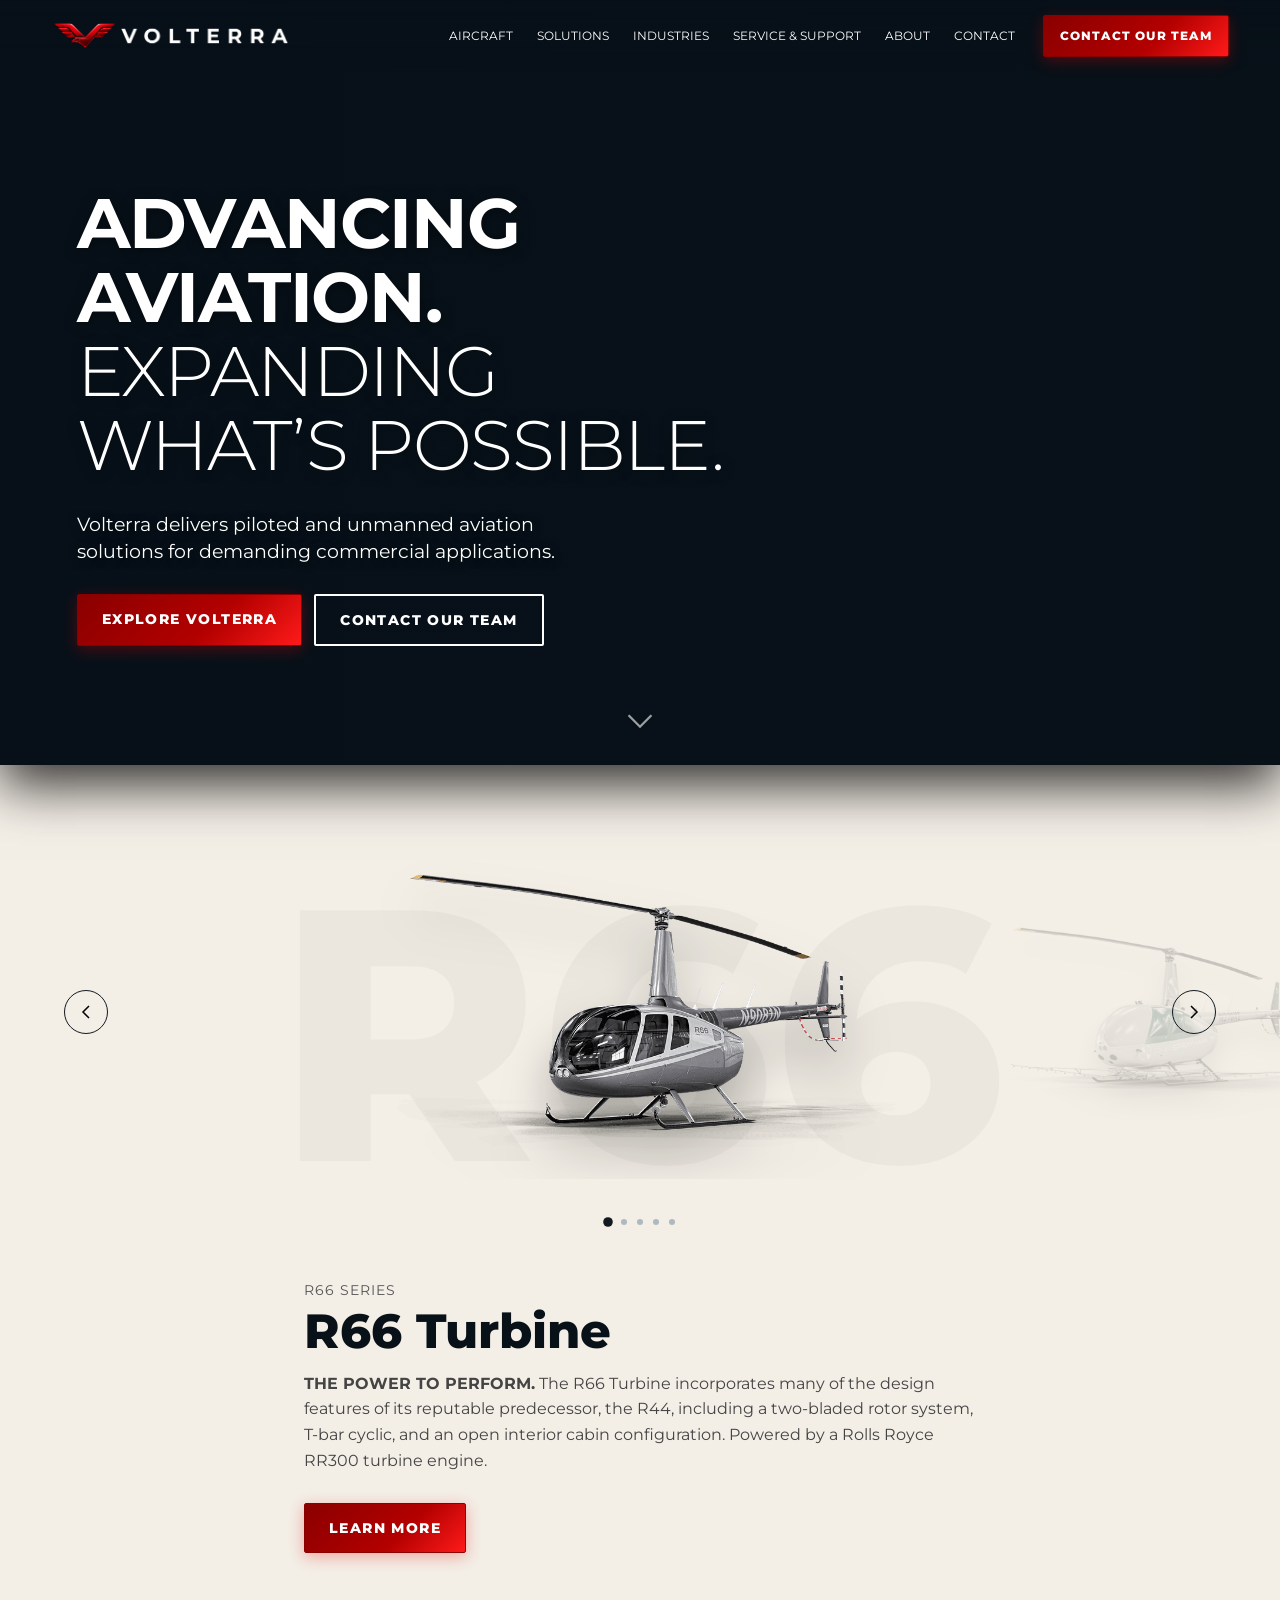
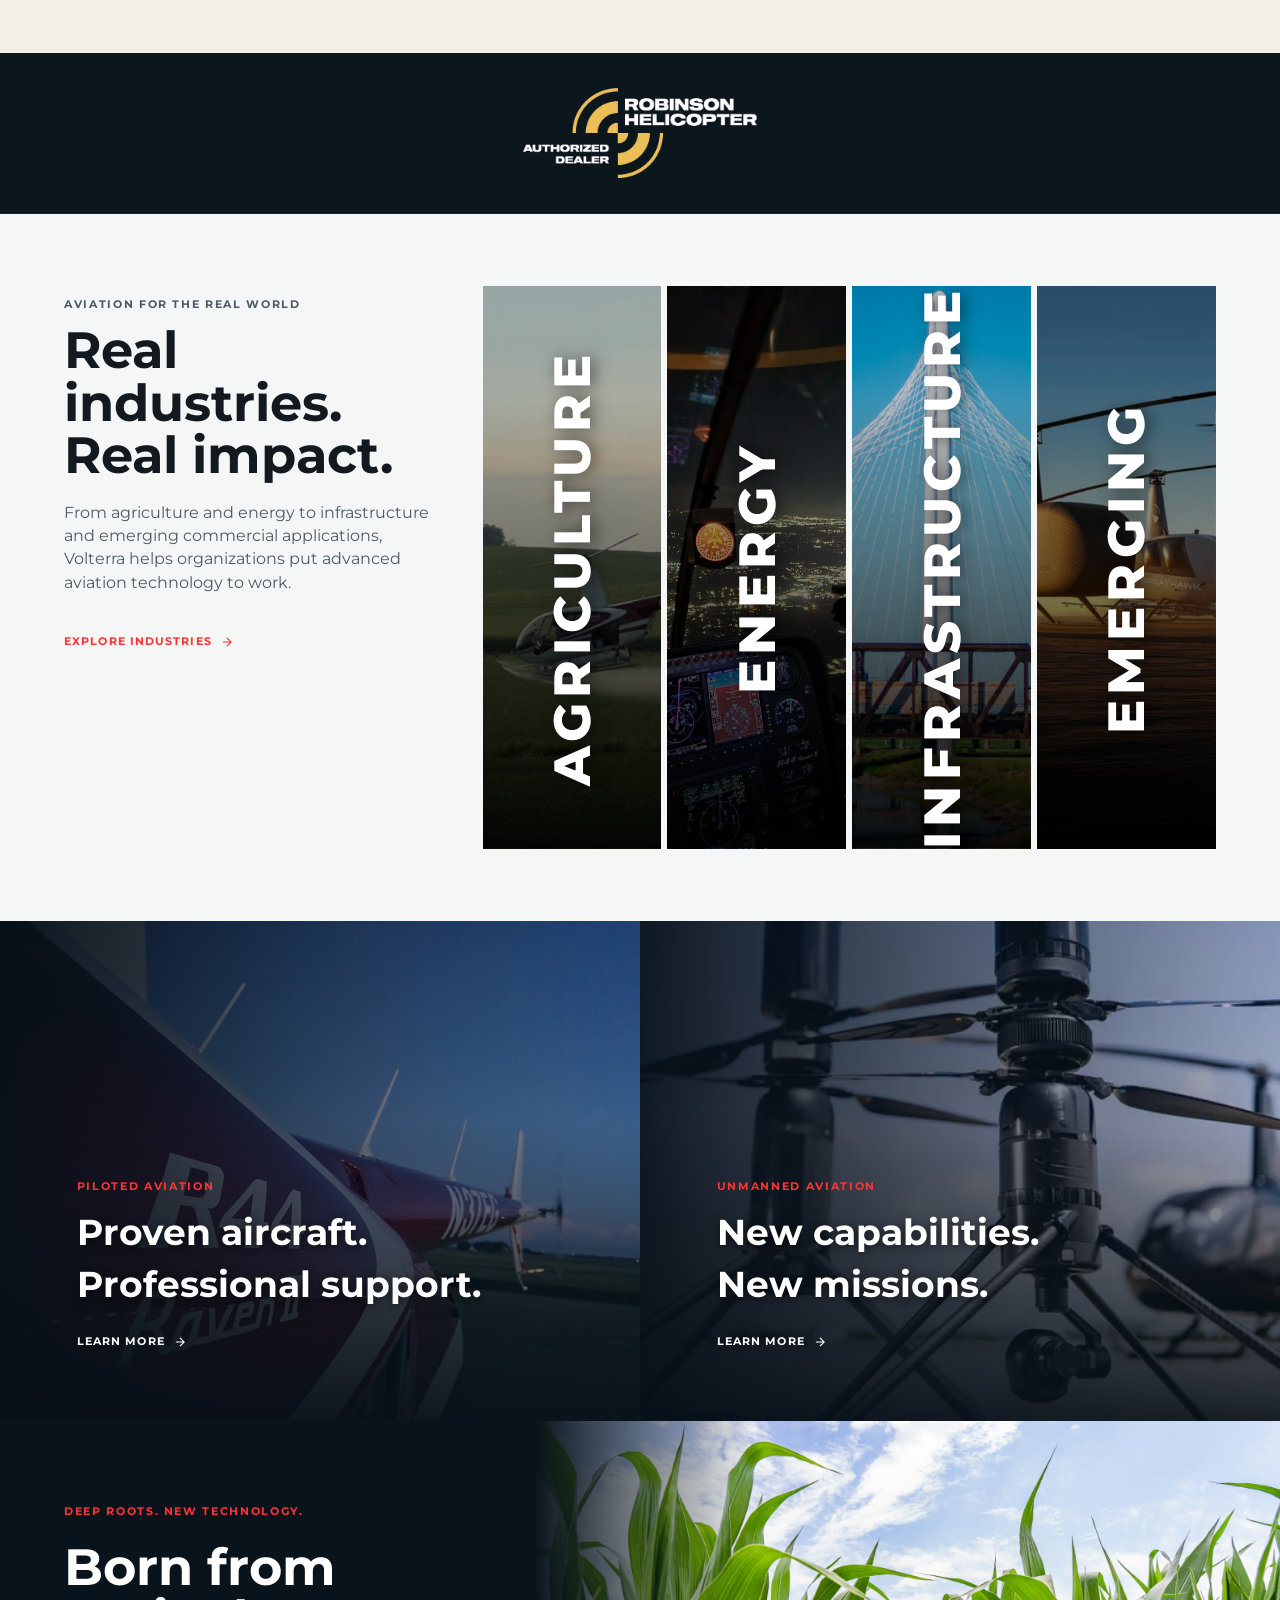
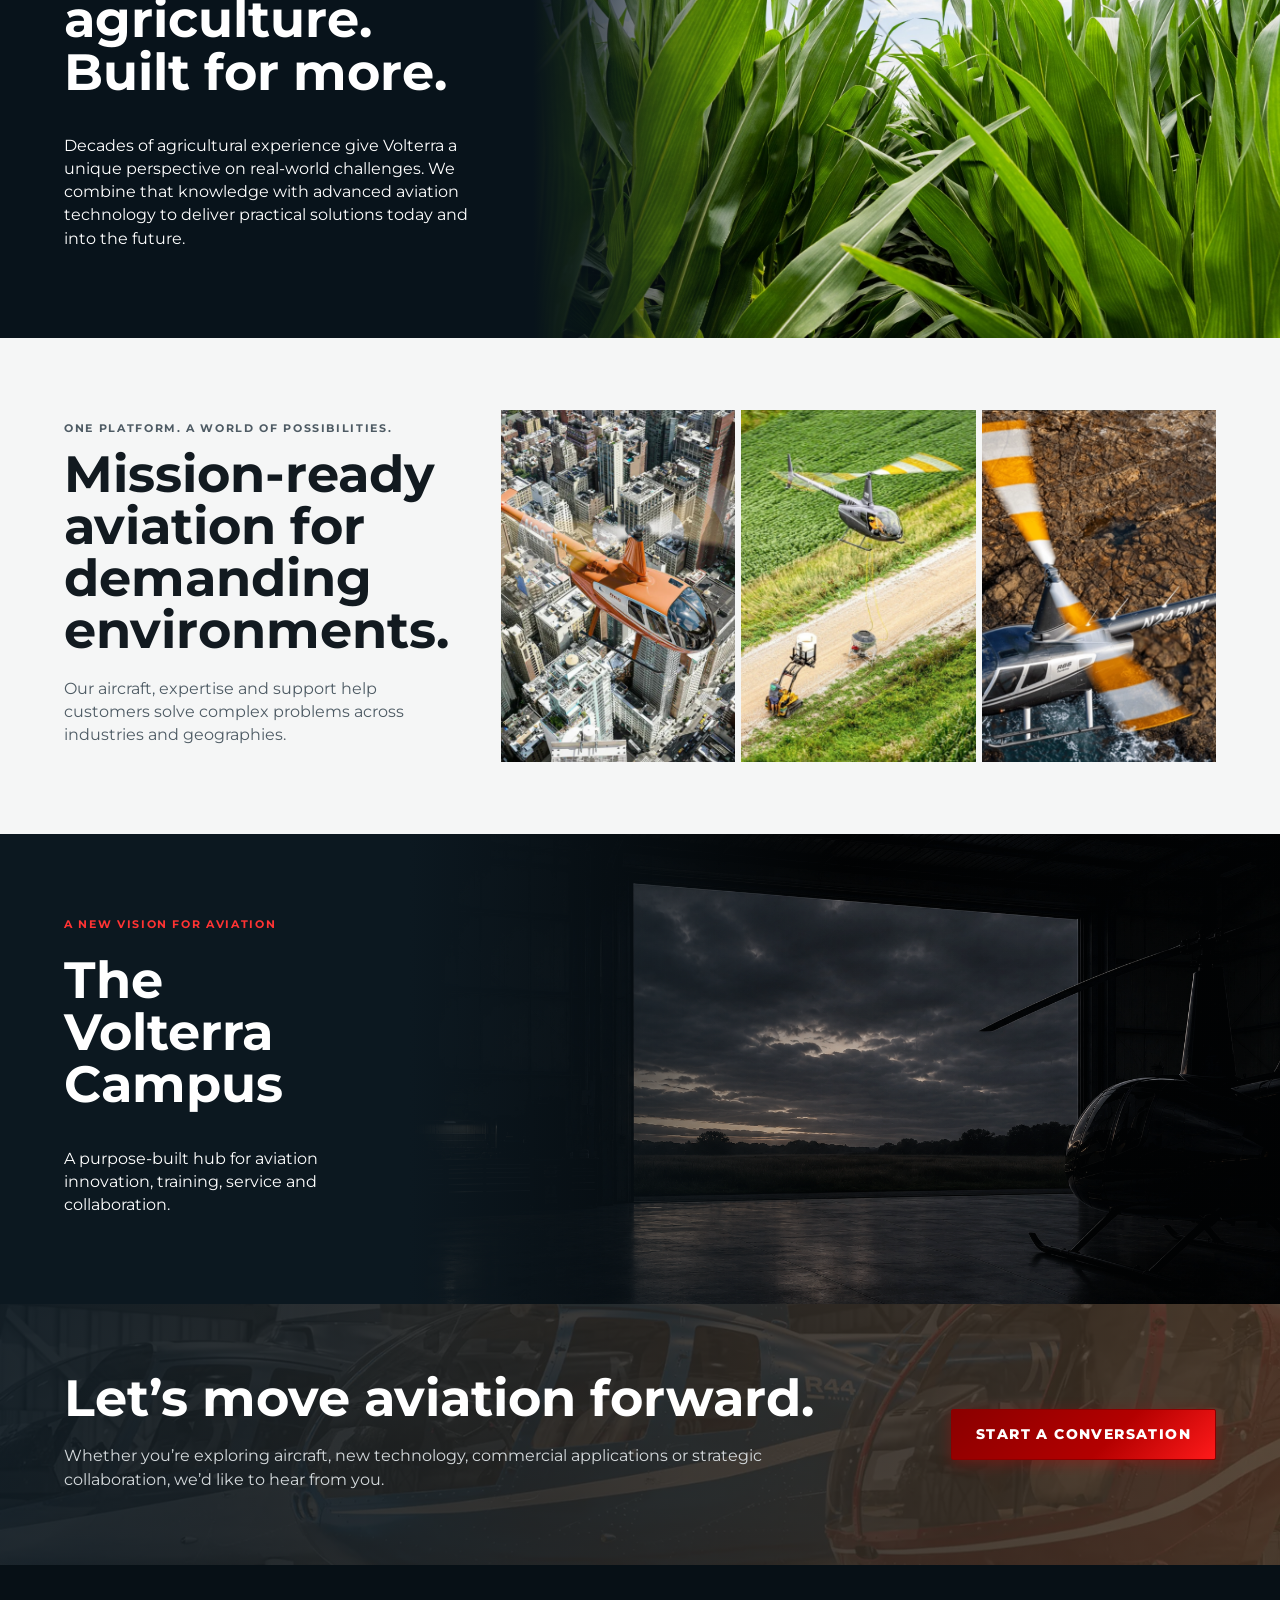
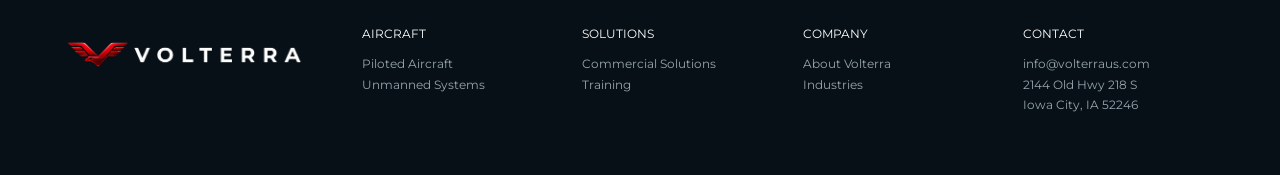
<file: Volterra_Website_Starter/index.html>
<!doctype html>
<html lang="en">
<head>
  <meta charset="utf-8">
  <meta name="viewport" content="width=device-width,initial-scale=1">
  <title>Volterra | Advanced Aviation Solutions</title>
  <link href="https://fonts.googleapis.com/css2?family=Montserrat:wght@300;400;700;800&display=swap" rel="stylesheet">
  <link rel="stylesheet" href="styles.css?v=20">
</head>
<body>
  <header>
    <a href="#" class="brand-link">
      <img src="volterra-horizontal-logo-whitetext.png" alt="Volterra Logo" class="brand-logo">
    </a>
    <nav>
      <a href="#aircraft">Aircraft</a>
      <a href="#solutions">Solutions</a>
      <a href="#industries">Industries</a>
      <a href="#service">Service & Support</a>
      <a href="#about">About</a>
      <a href="#contact">Contact</a>
    </nav>
    <a class="btn small" href="#contact">Contact Our Team</a>
    <div class="mobile-menu">
      <svg width="28" height="28" viewBox="0 0 24 24" fill="none" stroke="currentColor" stroke-width="2"><path d="M3 12h18M3 6h18M3 18h18"/></svg>
    </div>
  </header>

  <section class="hero">
    <video autoplay loop muted playsinline class="hero-video">
      <source src="hero-video.mp4" type="video/mp4">
    </video>
    <div class="shade"></div>
    <div class="copy">
      <h1><strong>ADVANCING<br>AVIATION.</strong><br>EXPANDING<br>WHAT’S POSSIBLE.</h1>
      <p>Volterra delivers piloted and unmanned aviation solutions for demanding commercial applications.</p>
      <div class="actions">
        <a class="btn" href="#about">Explore Volterra</a>
        <a class="btn outline" href="#contact">Contact Our Team</a>
      </div>
    </div>
    <div class="scroll-arrow">
      <svg width="28" height="16" viewBox="0 0 24 14" fill="none" stroke="currentColor" stroke-width="2"><path d="M2 2l10 10L22 2"/></svg>
    </div>
  </section>

  <!-- ROBINSON-STYLE SLIDER -->
  <section class="heli-slider" id="solutions">
    <div class="bg-title" id="bg-title">R66</div>

    <div class="carousel-container">
      <button class="slider-btn prev" onclick="moveSlide(-1)">
        <svg width="24" height="24" viewBox="0 0 24 24" fill="none" stroke="currentColor" stroke-width="1.5"><path d="M15 18l-6-6 6-6"/></svg>
      </button>
      <button class="slider-btn next" onclick="moveSlide(1)">
        <svg width="24" height="24" viewBox="0 0 24 24" fill="none" stroke="currentColor" stroke-width="1.5"><path d="M9 18l6-6-6-6"/></svg>
      </button>

      <div class="carousel-track-wrapper" id="swipe-area">
        <div class="carousel-track" id="track">
          <div class="slide" onclick="setSlide(0)"><img src="heli-r66.png" alt="R66"></div>
          <div class="slide" onclick="setSlide(1)"><img src="heli-sprayhawk.png" alt="Sprayhawk"></div>
          <div class="slide" onclick="setSlide(2)"><img src="heli-r44.png" alt="R44"></div>
          <div class="slide" onclick="setSlide(3)"><img src="heli-r88.webp" alt="R88"></div>
          <div class="slide" onclick="setSlide(4)"><img src="heli-r22.png" alt="R22"></div>
        </div>
      </div>
    </div>

    <div class="carousel-dots" id="dots">
      <span class="dot" onclick="setSlide(0)"></span>
      <span class="dot" onclick="setSlide(1)"></span>
      <span class="dot" onclick="setSlide(2)"></span>
      <span class="dot" onclick="setSlide(3)"></span>
      <span class="dot" onclick="setSlide(4)"></span>
    </div>

    <div class="carousel-content">
      <p class="series" id="c-series">R66 Series</p>
      <h2 id="c-title">R66 Turbine</h2>
      <p id="c-desc"><strong>THE POWER TO PERFORM.</strong> The R66 Turbine incorporates many of the design features of its reputable predecessor, the R44, including a two-bladed rotor system, T-bar cyclic, and an open interior cabin configuration. Powered by a Rolls Royce RR300 turbine engine.</p>
      <a href="#contact" class="btn">Learn More</a>
    </div>
  </section>

  <!-- AUTHORIZED DEALER BANNER -->
  <section class="auth-dealer">
    <img src="robinson-authorized-dealer.png" alt="Robinson Authorized Dealer">
  </section>

  <section class="light grid2" id="industries">
    <div>
      <p class="eyebrow blue">Aviation for the real world</p>
      <h2>Real industries.<br>Real impact.</h2>
      <p>From agriculture and energy to infrastructure and emerging commercial applications, Volterra helps organizations put advanced aviation technology to work.</p>
      <a href="#" class="text-link blue">Explore Industries <svg class="arrow" viewBox="0 0 24 24"><path d="M5 12h14M12 5l7 7-7 7" stroke="currentColor" fill="none" stroke-width="2"/></svg></a>
    </div>
    <div class="industry-grid">
      <article class="ag">
        <div class="card-content">
          <span class="industry-title">Agriculture</span>
        </div>
      </article>
      <article class="energy">
        <div class="card-content">
          <span class="industry-title">Energy</span>
        </div>
      </article>
      <article class="infra">
        <div class="card-content">
          <span class="industry-title">Infrastructure</span>
        </div>
      </article>
      <article class="emerging">
        <div class="card-content">
          <span class="industry-title">Emerging</span>
        </div>
      </article>
    </div>
  </section>

  <section class="split" id="aircraft">
    <div class="panel crewed">
      <div class="panel-content">
        <p class="eyebrow blue">Piloted Aviation</p>
        <h2>Proven aircraft.<br>Professional support.</h2>
        <a href="#" class="text-link">Learn More <svg class="arrow" viewBox="0 0 24 24"><path d="M5 12h14M12 5l7 7-7 7" stroke="currentColor" fill="none" stroke-width="2"/></svg></a>
      </div>
    </div>
    <div class="panel uncrewed">
      <div class="panel-content">
        <p class="eyebrow blue">Unmanned Aviation</p>
        <h2>New capabilities.<br>New missions.</h2>
        <a href="#" class="text-link">Learn More <svg class="arrow" viewBox="0 0 24 24"><path d="M5 12h14M12 5l7 7-7 7" stroke="currentColor" fill="none" stroke-width="2"/></svg></a>
      </div>
    </div>
  </section>

  <section class="ag-section">
    <div>
      <p class="eyebrow blue">Deep roots. New technology.</p>
      <h2>Born from agriculture.<br>Built for more.</h2>
      <p>Decades of agricultural experience give Volterra a unique perspective on real-world challenges. We combine that knowledge with advanced aviation technology to deliver practical solutions today and into the future.</p>
    </div>
    <div class="field"></div>
  </section>

  <section class="light grid2">
    <div>
      <p class="eyebrow blue">One platform. A world of possibilities.</p>
      <h2>Mission-ready aviation for demanding environments.</h2>
      <p>Our aircraft, expertise and support help customers solve complex problems across industries and geographies.</p>
    </div>
    <div class="landscapes">
      <div class="landscape-1"></div>
      <div class="landscape-2"></div>
      <div class="landscape-3"></div>
    </div>
  </section>

  <section class="campus" id="about">
    <div>
      <p class="eyebrow blue">A new vision for aviation</p>
      <h2>The Volterra Campus</h2>
      <p>A purpose-built hub for aviation innovation, training, service and collaboration.</p>
    </div>
    <div class="campus-art"></div>
  </section>

  <section class="cta" id="contact">
    <div>
      <h2>Let’s move aviation forward.</h2>
      <p>Whether you’re exploring aircraft, new technology, commercial applications or strategic collaboration, we’d like to hear from you.</p>
    </div>
    <a class="btn" href="mailto:info@volterraus.com">Start a Conversation</a>
  </section>

  <footer id="service">
    <div><img src="volterra-horizontal-logo-whitetext.png" alt="Volterra Logo" class="footer-logo"></div>
    <div>Aircraft<br><span>Piloted Aircraft<br>Unmanned Systems</span></div>
    <div>Solutions<br><span>Commercial Solutions<br>Training</span></div>
    <div>Company<br><span>About Volterra<br>Industries</span></div>
    <div>Contact<br><span>info@volterraus.com<br>2144 Old Hwy 218 S<br>Iowa City, IA 52246</span></div>
  </footer>

  <script>
    const slideData = [
      { bg: "R66", series: "R66 Series", title: "R66 Turbine", desc: "<strong>THE POWER TO PERFORM.</strong> The R66 Turbine incorporates many of the design features of its reputable predecessor, the R44, including a two-bladed rotor system, T-bar cyclic, and an open interior cabin configuration. Powered by a Rolls Royce RR300 turbine engine." },
      { bg: "UAV", series: "Unmanned Series", title: "R44 Sprayhawk", desc: "<strong>ADVANCED AGRICULTURAL AVIATION.</strong> The unmanned R44 Sprayhawk combines Robinson's proven helicopter platform with cutting-edge autonomous technology for high-efficiency, precision aerial application." },
      { bg: "R44", series: "R44 Series", title: "R44 Raven II", desc: "<strong>THE WORLD'S BEST-SELLING GENERAL AVIATION HELICOPTER.</strong> The four-seat R44 Raven II delivers the performance of an expensive turbine helicopter at an affordable piston price. Its sleek design, impressive speed, and unparalleled reliability make it a favorite." },
      { bg: "R88", series: "R88 Series", title: "R88", desc: "<strong>INTRODUCING OUR LARGEST, MOST CAPABLE WORKHORSE.</strong> The all-new R88 will have all the hallmarks of the Robinson brand: simplicity, dependability, and exceptional safety. It will carry more passengers, more cargo, and more specialized equipment than ever before. Powered by a Safran Arriel 2W engine, the R88 will also feature a full Garmin avionics suite." },
      { bg: "R22", series: "R22 Series", title: "R22 Beta II", desc: "<strong>THE INDUSTRY STANDARD FOR TRAINING.</strong> The two-seat R22 Beta II is a proven workhorse that delivers exceptional performance in a variety of applications. It has a two-bladed rotor system and is powered by a proven Lycoming O-360 engine." }
    ];

    let currentIndex = 0;
    const track = document.getElementById('track');
    const slides = document.querySelectorAll('.slide');
    const dots = document.querySelectorAll('.dot');
    const bgTitle = document.getElementById('bg-title');
    const cSeries = document.getElementById('c-series');
    const cTitle = document.getElementById('c-title');
    const cDesc = document.getElementById('c-desc');

    function setSlide(index) {
      if(index < 0) index = slides.length - 1;
      if(index >= slides.length) index = 0;
      currentIndex = index;

      track.style.transform = `translateX(calc(var(--center-offset) - (var(--slide-width) * ${currentIndex})))`;

      slides.forEach((s, i) => s.classList.toggle('active', i === currentIndex));
      dots.forEach((d, i) => d.classList.toggle('active', i === currentIndex));

      const data = slideData[currentIndex];
      bgTitle.textContent = data.bg;
      cSeries.textContent = data.series;
      cTitle.textContent = data.title;
      cDesc.innerHTML = data.desc;
    }

    function moveSlide(dir) { setSlide(currentIndex + dir); }
    setSlide(0);

    // Touch Swipe Logic for Mobile
    let touchstartX = 0;
    let touchendX = 0;
    const swipeArea = document.getElementById('swipe-area');

    swipeArea.addEventListener('touchstart', e => {
      touchstartX = e.changedTouches[0].screenX;
    });

    swipeArea.addEventListener('touchend', e => {
      touchendX = e.changedTouches[0].screenX;
      if (touchendX < touchstartX - 40) moveSlide(1);  
      if (touchendX > touchstartX + 40) moveSlide(-1); 
    });
  </script>
</body>
</html>
</file>
<file: Volterra_Website_Starter/styles.css>
:root {
  --slide-width: 40%;
  --center-offset: 30%;
}

* { box-sizing: border-box; }
body { margin: 0; font-family: 'Montserrat', Arial, sans-serif; background: #081118; color: #fff; line-height: 1.45; }
a { color: inherit; text-decoration: none; }

header { position: fixed; top: 0; left: 0; right: 0; z-index: 20; height: 72px; padding: 0 4vw; display: flex; align-items: center; gap: 28px; background: linear-gradient(#071018e8, #07101833); }
.brand-logo { height: 60px; width: auto; display: block; margin-right: auto; }
nav { display: flex; gap: 24px; font-size: 12px; text-transform: uppercase; margin-left: auto; }

/* RED GRADIENT BUTTONS (Reduced dark stop to 60% so more light red shines through) */
.btn { display: inline-block; padding: 14px 24px; background: linear-gradient(135deg, #8a0000 0%, #b30000 60%, #ff1a1a 100%); border: 1px solid #8a0000; color: #fff; text-transform: uppercase; font-size: 14px; font-weight: 800; letter-spacing: .1em; transition: 0.3s; cursor: pointer; box-shadow: 0 4px 15px rgba(230,0,0,0.3); border-radius: 2px; text-align: center; }
.btn:hover { background: linear-gradient(135deg, #a30000 0%, #cc0000 60%, #ff4d4d 100%); box-shadow: 0 6px 20px rgba(255,0,0,0.5); border-color: #a30000; transform: translateY(-2px); }
.btn.small { padding: 11px 16px; font-size: 12px; }

/* Outline Button Variation */
.outline { background: transparent; border: 2px solid #fff; box-shadow: none; }
.outline:hover { background: #fff; color: #cc0000; box-shadow: 0 4px 15px rgba(255,255,255,0.3); border-color: #fff; }

/* Text Links & Arrows */
.text-link { display: inline-flex; align-items: center; gap: 8px; font-size: 11px; text-transform: uppercase; font-weight: 700; letter-spacing: 0.1em; margin-top: 24px; transition: 0.2s; }
.text-link.blue { color: #ff3333; } 
.text-link:hover { opacity: 0.7; }
.arrow { width: 14px; height: 14px; vertical-align: middle; stroke: currentColor; }

/* Hero Section (With Drop Shadow and Z-index) */
.hero { min-height: 85vh; position: relative; display: flex; align-items: center; padding: 120px 6vw 70px; overflow: hidden; background: #081118; z-index: 5; box-shadow: 0 20px 50px rgba(0,0,0,0.8); }
.hero-video { position: absolute; top: 0; left: 0; width: 100%; height: 100%; object-fit: cover; z-index: 0; pointer-events: none; }
.shade { position: absolute; inset: 0; background: linear-gradient(90deg, rgba(7,16,25,0.95) 0%, rgba(7,16,25,0.6) 45%, transparent 100%); z-index: 1; }
.copy { position: relative; z-index: 2; max-width: 720px; }
.eyebrow { text-transform: uppercase; letter-spacing: .15em; font-size: 11px; font-weight: 700; }
.blue { color: #ff3333; } 
.hero h1 { font-size: clamp(36px, 5.5vw, 76px); line-height: 1.05; text-transform: uppercase; letter-spacing: -0.02em; font-weight: 300; margin: 18px 0 28px; text-shadow: 0 2px 14px rgba(0,0,0,0.4); }
.hero h1 strong { font-weight: 700; }
.hero p:not(.eyebrow) { font-size: clamp(16px, 2vw, 19px); max-width: 520px; text-shadow: 0 2px 10px rgba(0,0,0,0.6); }
.actions { display: flex; gap: 12px; margin-top: 28px; }
.scroll-arrow { position: absolute; bottom: 30px; left: 50%; transform: translateX(-50%); color: #fff; opacity: 0.6; z-index: 2; }

/* ROBINSON SLIDER */
.heli-slider { background: #f3eee6; color: #121a20; position: relative; padding: 80px 0 100px; overflow: hidden; display: flex; flex-direction: column; align-items: center; }
.bg-title { position: absolute; top: 10%; left: 50%; transform: translateX(-50%); font-size: 28vw; font-weight: 800; color: rgba(0,0,0,0.03); z-index: 1; pointer-events: none; line-height: 1; margin: 0; }

.carousel-container { position: relative; z-index: 2; width: 100%; max-width: 1400px; margin: 0 auto; display: flex; align-items: center; justify-content: center; }
.slider-btn { background: transparent; border: 1px solid #121a20; border-radius: 50%; width: 44px; height: 44px; display: flex; align-items: center; justify-content: center; cursor: pointer; transition: 0.2s; position: absolute; z-index: 10; top: 50%; transform: translateY(-50%); }
.slider-btn:hover { background: #121a20; color: #fff; }
.slider-btn.prev { left: 5vw; }
.slider-btn.next { right: 5vw; }
@media(min-width: 1400px) { .slider-btn.prev { left: 10px; } .slider-btn.next { right: 10px; } }

.carousel-track-wrapper { width: 100%; overflow: hidden; padding: 20px 0; touch-action: pan-y; }
.carousel-track { display: flex; transition: transform 0.5s ease; width: 100%; align-items: center; }
.slide { flex: 0 0 var(--slide-width); text-align: center; transition: all 0.5s ease; opacity: 0.2; transform: scale(0.65); cursor: pointer; }
.slide img { width: 100%; height: auto; max-height: 400px; object-fit: contain; filter: drop-shadow(0 25px 20px rgba(0,0,0,0.25)); }
.slide.active { opacity: 1; transform: scale(1.15); pointer-events: none; }

.carousel-dots { display: flex; gap: 10px; margin: 40px 0; position: relative; z-index: 2; }
.dot { width: 6px; height: 6px; background: #aeb8bf; border-radius: 50%; cursor: pointer; transition: 0.2s; }
.dot.active { background: #121a20; transform: scale(1.6); }

.carousel-content { max-width: 800px; margin: 0 auto; text-align: left; padding: 0 5vw; position: relative; z-index: 2; width: 100%; }
.carousel-content .series { text-transform: uppercase; letter-spacing: 1px; font-size: 14px; margin-bottom: 5px; color: #555; }
.carousel-content h2 { font-size: 48px; margin: 0 0 15px; color: #081118; font-weight: 800; line-height: 1; }
.carousel-content p { font-size: 16px; color: #444; margin-bottom: 30px; line-height: 1.6; }

/* Authorized Dealer Banner */
.auth-dealer { background: #0c161d; padding: 35px 5vw; display: flex; justify-content: center; align-items: center; border-bottom: 1px solid #1a2730; }
.auth-dealer img { height: 90px; width: auto; object-fit: contain; }

.grid2 { display: grid; grid-template-columns: 1fr 2fr; gap: 52px; padding: 72px 5vw; }
.light { background: #f5f6f6; color: #121a20; }
.light p { color: #4e5b64; }
.light h2, .ag-section h2, .campus h2, .cta h2 { font-size: clamp(34px, 4vw, 56px); line-height: 1.02; margin: 10px 0 20px; }

/* Industry Cards - VERTICAL TEXT STYLING */
.industry-grid { display: grid; grid-template-columns: repeat(4, 1fr); gap: 6px; }
.industry-grid article { min-height: 400px; padding: 0; display: flex; flex-direction: column; justify-content: center; align-items: center; text-transform: uppercase; position: relative; cursor: pointer; overflow: hidden; }
.card-content { position: relative; z-index: 2; display: flex; justify-content: center; align-items: center; width: 100%; height: 100%; }

/* Solid Fill Text */
.industry-title { font-size: clamp(40px, 4vw, 56px); font-weight: 800; color: #ffffff; writing-mode: vertical-rl; transform: rotate(180deg); letter-spacing: 0.1em; transition: 0.4s ease; margin: 0; text-shadow: 0 4px 15px rgba(0,0,0,0.5); }
.industry-grid article:hover .industry-title { transform: rotate(180deg) scale(1.05); }

.ag { background: linear-gradient(to top, rgba(0,0,0,0.95) 0%, rgba(0,0,0,0.2) 80%), url('industry-ag.jpg'); background-size: cover; background-position: center; }
.energy { background: linear-gradient(to top, rgba(0,0,0,0.95) 0%, rgba(0,0,0,0.2) 80%), url('industry-energy.png'); background-size: cover; background-position: center; }
.infra { background: linear-gradient(to top, rgba(0,0,0,0.95) 0%, rgba(0,0,0,0.2) 80%), url('infrastructure-picture.png'); background-size: cover; background-position: center; }
.emerging { background: linear-gradient(to top, rgba(0,0,0,0.95) 0%, rgba(0,0,0,0.2) 80%), url('emerging-picture.png'); background-size: cover; background-position: center; }

/* Split Panels */
.split { display: grid; grid-template-columns: 1fr 1fr; }
.panel { min-height: 500px; display: flex; flex-direction: column; justify-content: flex-end; align-items: flex-start; padding: 70px 6vw; position: relative; }
.panel-content { position: relative; z-index: 2; }
.panel h2 { font-size: clamp(28px, 3vw, 36px); text-shadow: 0 2px 10px rgba(0,0,0,0.6); margin: 10px 0 0; }
.crewed { background: linear-gradient(to right, rgba(7,16,25,0.95) 0%, rgba(7,16,25,0.2) 100%), linear-gradient(to top, rgba(7,16,25,0.9) 0%, transparent 60%), url('crewed-r44.png'); background-size: cover; background-position: center; }
.uncrewed { background: linear-gradient(to right, rgba(7,16,25,0.95) 0%, rgba(7,16,25,0.2) 100%), linear-gradient(to top, rgba(7,16,25,0.9) 0%, transparent 60%), url('unmanned-aviation.webp'); background-size: cover; background-position: center; }

/* Ag Section */
.ag-section { display: grid; grid-template-columns: 1fr 1.4fr; background: #08131b; }
.ag-section > div:first-child { padding: 72px 5vw; display: flex; flex-direction: column; justify-content: center; }
.field { min-height: 450px; position: relative; background: url('born-ag-bg.jpg') center/cover no-repeat; }
.field::before { content: ''; position: absolute; inset: 0; background: linear-gradient(to right, #08131b 0%, transparent 30%); }

/* Landscapes Grid */
.landscapes { display: grid; grid-template-columns: repeat(3, 1fr); gap: 6px; }
.landscapes div { min-height: 260px; background-size: cover; background-position: center; }
.landscape-1 { background-image: url('mission-ready-1.png'); }
.landscape-2 { background-image: url('mission-ready-2.png'); }
.landscape-3 { background-image: url('mission-ready-3.png'); }

/* Campus */
.campus { display: grid; grid-template-columns: 0.8fr 1.7fr; min-height: 450px; background: #0c1820; }
.campus > div:first-child { padding: 72px 5vw; display: flex; flex-direction: column; justify-content: center; }
.campus-art { background: linear-gradient(to right, #0c1820 0%, rgba(12,24,32,0.1) 50%), url('campus-pic.png') center/cover no-repeat; min-height: 450px; position: relative; }

/* Footer & CTA */
.cta { display: flex; justify-content: space-between; align-items: center; gap: 28px; padding: 58px 5vw; background: linear-gradient(100deg, rgba(16,28,36,0.9), rgba(74,55,38,0.8)), url('move-aviation-forward.webp') center/cover no-repeat; }
.cta p { max-width: 740px; color: #d5dadd; }
footer { display: grid; grid-template-columns: 1.4fr repeat(4, 1fr); gap: 28px; padding: 60px 5vw; background: #071016; font-size: 12px; text-transform: uppercase; }
.footer-logo { height: 60px; width: auto; display: block; margin-bottom: 20px; }
footer span { display: block; color: #97a5ae; line-height: 1.7; text-transform: none; margin-top: 12px; }

/* Mobile Adjustments */
.mobile-menu { display: none; color: #fff; cursor: pointer; }

@media (max-width: 900px) {
  :root { --slide-width: 75%; --center-offset: 12.5%; }
  
  nav, .btn.small { display: none; }
  .mobile-menu { display: block; margin-left: auto; }
  
  .brand-logo { height: 48px; } 
  header { padding: 0 5vw; }

  .hero { min-height: 70vh; padding: 120px 5vw 60px; }
  .hero h1 { font-size: clamp(32px, 9vw, 50px); margin: 12px 0 20px; }
  
  .shade { background: linear-gradient(90deg, rgba(7,16,25,0.85) 0%, rgba(7,16,25,0.2) 100%); }
  
  .slider-btn { width: 36px; height: 36px; }
  .slider-btn.prev { left: 1vw; }
  .slider-btn.next { right: 1vw; }
  
  .carousel-content h2 { font-size: 38px; }

  .grid2, .ag-section, .campus, .split { grid-template-columns: 1fr; padding: 50px 5vw; }
  .industry-grid { grid-template-columns: 1fr 1fr; }
  
  /* FLIP TITLES TO HORIZONTAL ON MOBILE/TABLET */
  .industry-title { writing-mode: horizontal-tb; transform: none; text-align: center; }
  .industry-grid article:hover .industry-title { transform: scale(1.05); }

  .landscapes { grid-template-columns: 1fr; }
  .cta { flex-direction: column; align-items: flex-start; }
  footer { grid-template-columns: 1fr 1fr; gap: 40px; padding: 50px 5vw; }
  .footer-logo { height: 40px; }
  .panel, .field, .campus-art { min-height: 350px; }
  .field::before, .campus-art::before { background: linear-gradient(to bottom, #08131b 0%, transparent 30%); }
}

@media (max-width: 560px) {
  :root { --slide-width: 90%; --center-offset: 5%; }
  .actions { flex-direction: column; align-items: stretch; }
  .actions .btn { text-align: center; }
  .industry-grid, footer { grid-template-columns: 1fr; }
  .industry-grid article { min-height: 200px; }
  .industry-title { font-size: 32px; }
}
</file>
